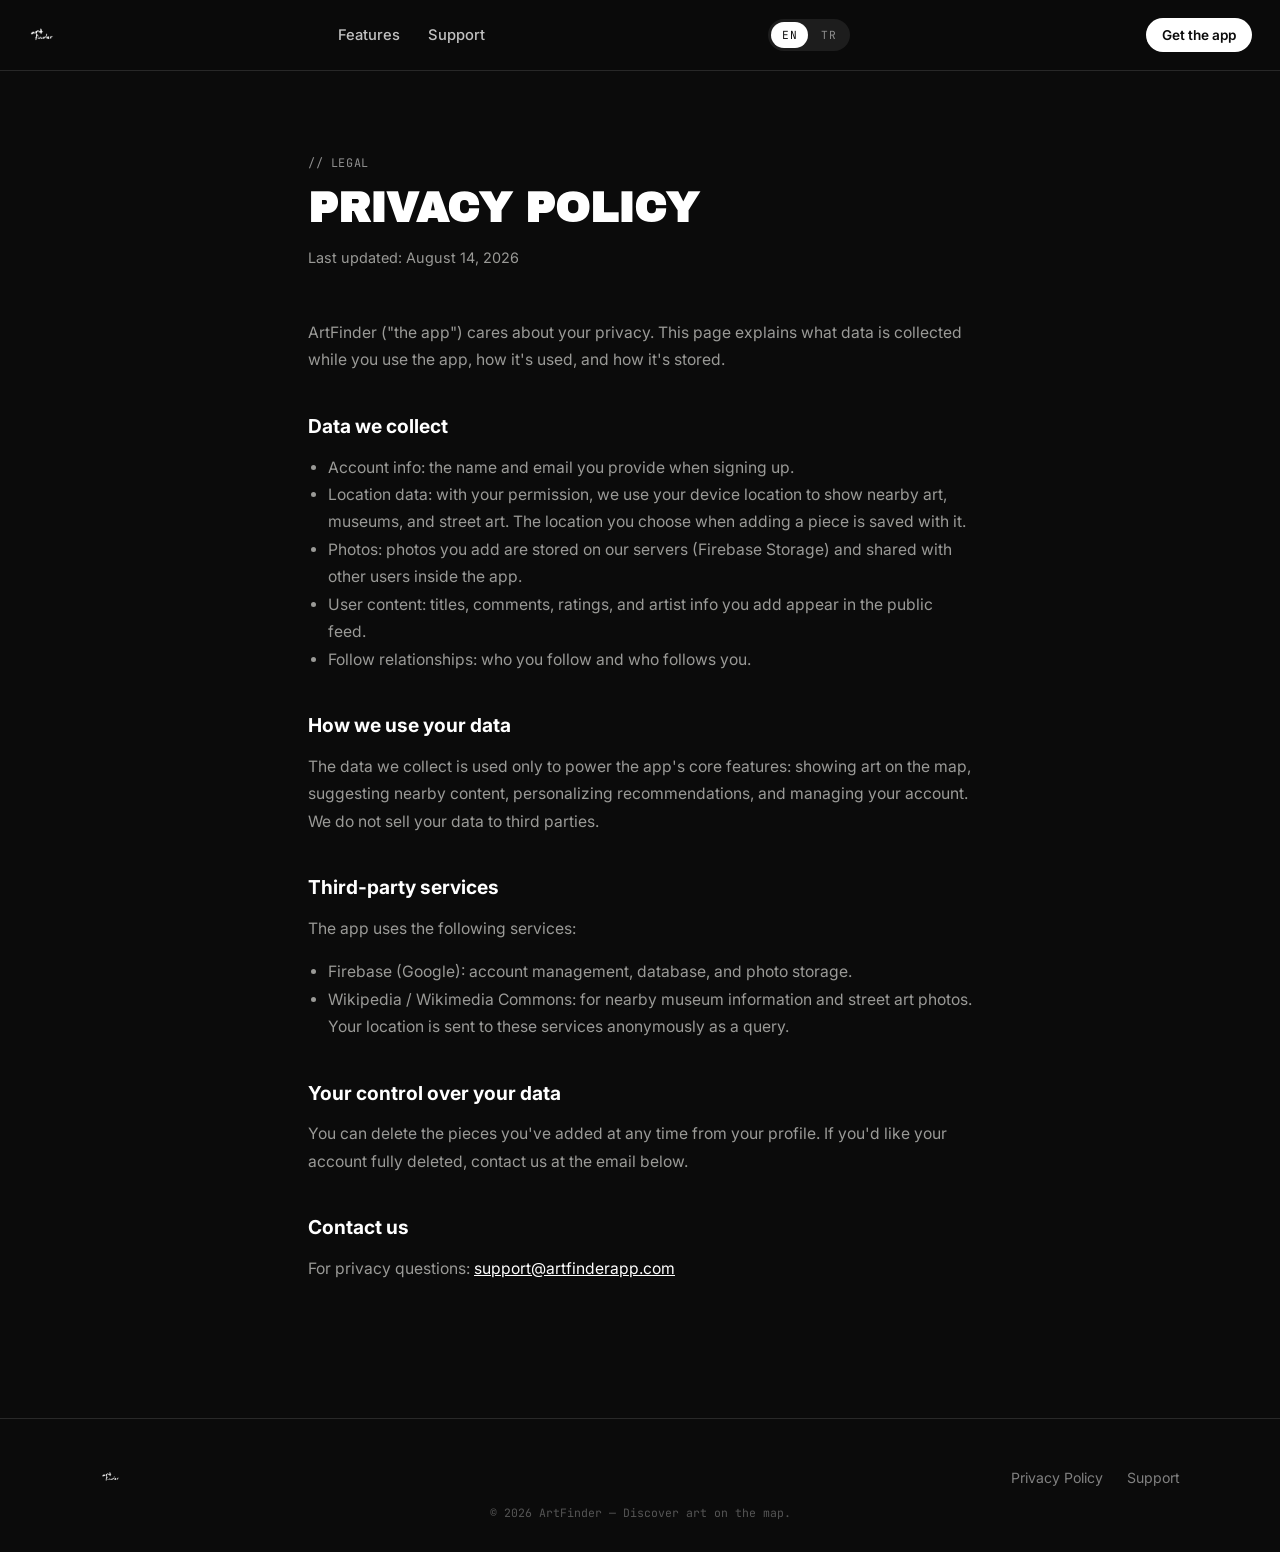
<file: privacy.html>
<!DOCTYPE html>
<html lang="en">
<head>
<meta charset="UTF-8">
<meta name="viewport" content="width=device-width, initial-scale=1.0">
<title>Privacy Policy — ArtFinder</title>
<link rel="icon" href="favicon.png">
<link rel="stylesheet" href="styles.css">
</head>
<body>

<nav class="nav">
  <a href="index.html"><img src="artfinder_logo_white.png" alt="ArtFinder" class="nav-logo"></a>
  <ul class="nav-links">
    <li><a href="index.html#features" data-en="Features" data-tr="Özellikler">Features</a></li>
    <li><a href="support.html" data-en="Support" data-tr="Destek">Support</a></li>
  </ul>
  <div class="lang-toggle" role="group" aria-label="Language">
    <button type="button" class="lang-btn" data-lang="en">EN</button>
    <button type="button" class="lang-btn" data-lang="tr">TR</button>
  </div>
  <a class="nav-cta" href="index.html#get" data-en="Get the app" data-tr="Uygulamayı al">Get the app</a>
  <button class="nav-menu-btn" aria-label="Menu"><span></span><span></span><span></span></button>
</nav>

<main class="doc">
  <span class="eyebrow mono" data-en="// Legal" data-tr="// Yasal">// Legal</span>
  <h1 data-en="Privacy Policy" data-tr="Gizlilik Politikası">Privacy Policy</h1>
  <p class="updated" data-en="Last updated: August 14, 2026" data-tr="Son güncelleme: 14 Ağustos 2026">Last updated: August 14, 2026</p>

  <p data-en="ArtFinder (&quot;the app&quot;) cares about your privacy. This page explains what data is collected while you use the app, how it's used, and how it's stored." data-tr="ArtFinder (&quot;uygulama&quot;), kullanıcılarının gizliliğine önem verir. Bu sayfa, uygulamayı kullanırken hangi verilerin toplandığını, nasıl kullanıldığını ve saklandığını açıklar.">ArtFinder ("the app") cares about your privacy. This page explains what data is collected while you use the app, how it's used, and how it's stored.</p>

  <h2 data-en="Data we collect" data-tr="Topladığımız veriler">Data we collect</h2>
  <ul>
    <li data-en="Account info: the name and email you provide when signing up." data-tr="Hesap bilgileri: Kayıt olurken verdiğin isim ve e-posta adresi.">Account info: the name and email you provide when signing up.</li>
    <li data-en="Location data: with your permission, we use your device location to show nearby art, museums, and street art. The location you choose when adding a piece is saved with it." data-tr="Konum verisi: Yakınındaki eserleri, müzeleri ve sokak sanatını gösterebilmek için, izin verdiğinde cihazının konumunu kullanırız. Bir eser eklerken seçtiğin konum, o eserle birlikte kaydedilir.">Location data: with your permission, we use your device location to show nearby art, museums, and street art. The location you choose when adding a piece is saved with it.</li>
    <li data-en="Photos: photos you add are stored on our servers (Firebase Storage) and shared with other users inside the app." data-tr="Fotoğraflar: Eklediğin eser fotoğrafları, sunucularımızda (Firebase Storage) saklanır ve uygulama içinde diğer kullanıcılarla paylaşılır.">Photos: photos you add are stored on our servers (Firebase Storage) and shared with other users inside the app.</li>
    <li data-en="User content: titles, comments, ratings, and artist info you add appear in the public feed." data-tr="Kullanıcı içeriği: Eklediğin başlık, yorum, puan ve sanatçı bilgisi gibi içerikler herkese açık feed'de görünür.">User content: titles, comments, ratings, and artist info you add appear in the public feed.</li>
    <li data-en="Follow relationships: who you follow and who follows you." data-tr="Takip ilişkileri: Kimi takip ettiğin ve seni kimin takip ettiği bilgisi.">Follow relationships: who you follow and who follows you.</li>
  </ul>

  <h2 data-en="How we use your data" data-tr="Verileri nasıl kullanıyoruz">How we use your data</h2>
  <p data-en="The data we collect is used only to power the app's core features: showing art on the map, suggesting nearby content, personalizing recommendations, and managing your account. We do not sell your data to third parties." data-tr="Topladığımız veriler yalnızca uygulamanın temel işlevlerini sağlamak için kullanılır: haritada eser gösterme, yakınındaki içerikleri önerme, kişiselleştirilmiş öneriler sunma ve hesabını yönetme. Verilerini üçüncü taraflara satmıyoruz.">The data we collect is used only to power the app's core features: showing art on the map, suggesting nearby content, personalizing recommendations, and managing your account. We do not sell your data to third parties.</p>

  <h2 data-en="Third-party services" data-tr="Üçüncü taraf servisler">Third-party services</h2>
  <p data-en="The app uses the following services:" data-tr="Uygulama, aşağıdaki servisleri kullanır:">The app uses the following services:</p>
  <ul>
    <li data-en="Firebase (Google): account management, database, and photo storage." data-tr="Firebase (Google): Hesap yönetimi, veritabanı ve fotoğraf depolama için.">Firebase (Google): account management, database, and photo storage.</li>
    <li data-en="Wikipedia / Wikimedia Commons: for nearby museum information and street art photos. Your location is sent to these services anonymously as a query." data-tr="Wikipedia / Wikimedia Commons: Yakınındaki müze bilgisi ve sokak sanatı fotoğrafları için, konumun bu servislere anonim olarak sorgu şeklinde iletilir.">Wikipedia / Wikimedia Commons: for nearby museum information and street art photos. Your location is sent to these services anonymously as a query.</li>
  </ul>

  <h2 data-en="Your control over your data" data-tr="Verilerinin kontrolü">Your control over your data</h2>
  <p data-en="You can delete the pieces you've added at any time from your profile. If you'd like your account fully deleted, contact us at the email below." data-tr="Eklediğin eserleri istediğin zaman profil sayfandan silebilirsin. Hesabının tamamen silinmesini istersen, aşağıdaki iletişim adresinden bize ulaşabilirsin.">You can delete the pieces you've added at any time from your profile. If you'd like your account fully deleted, contact us at the email below.</p>

  <h2 data-en="Contact us" data-tr="Bize ulaş">Contact us</h2>
  <p><span data-en="For privacy questions: " data-tr="Gizlilikle ilgili sorularının için: ">For privacy questions: </span><a class="mailto" href="mailto:support@artfinderapp.com">support@artfinderapp.com</a></p>
</main>

<footer>
  <div class="footer-inner">
    <img src="artfinder_logo_white.png" alt="ArtFinder" class="footer-logo">
    <ul class="footer-links">
      <li><a href="privacy.html" data-en="Privacy Policy" data-tr="Gizlilik Politikası">Privacy Policy</a></li>
      <li><a href="support.html" data-en="Support" data-tr="Destek">Support</a></li>
    </ul>
  </div>
  <div class="footer-tag" data-en="© 2026 ArtFinder — Discover art on the map." data-tr="© 2026 ArtFinder — Sanatı haritada keşfet.">© 2026 ArtFinder — Discover art on the map.</div>
</footer>

<script src="script.js"></script>
</body>
</html>
</file>
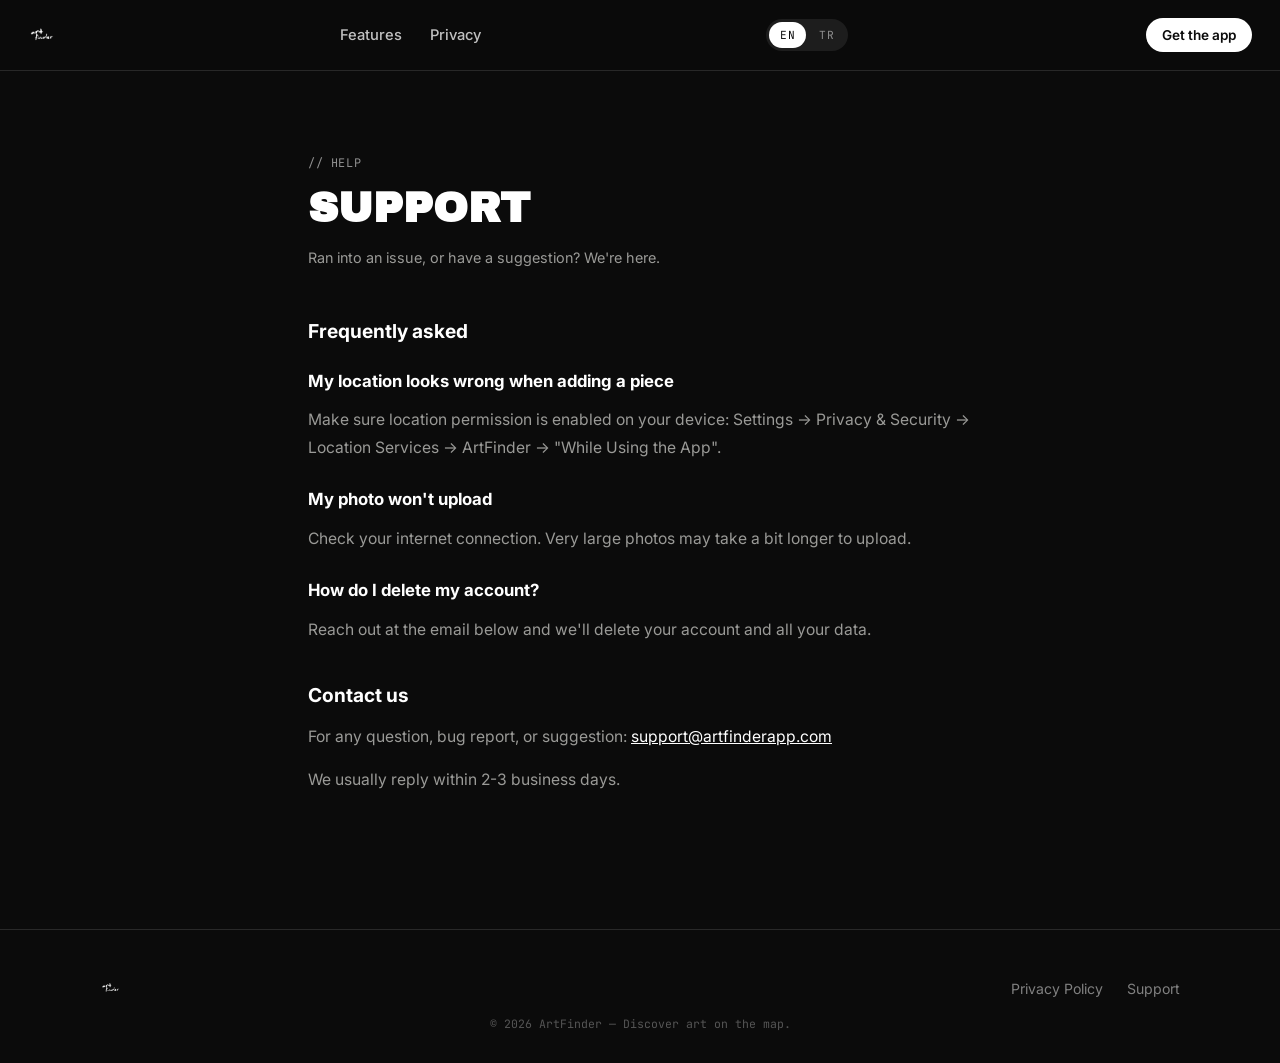
<file: support.html>
<!DOCTYPE html>
<html lang="en">
<head>
<meta charset="UTF-8">
<meta name="viewport" content="width=device-width, initial-scale=1.0">
<title>Support — ArtFinder</title>
<link rel="icon" href="favicon.png">
<link rel="stylesheet" href="styles.css">
</head>
<body>

<nav class="nav">
  <a href="index.html"><img src="artfinder_logo_white.png" alt="ArtFinder" class="nav-logo"></a>
  <ul class="nav-links">
    <li><a href="index.html#features" data-en="Features" data-tr="Özellikler">Features</a></li>
    <li><a href="privacy.html" data-en="Privacy" data-tr="Gizlilik">Privacy</a></li>
  </ul>
  <div class="lang-toggle" role="group" aria-label="Language">
    <button type="button" class="lang-btn" data-lang="en">EN</button>
    <button type="button" class="lang-btn" data-lang="tr">TR</button>
  </div>
  <a class="nav-cta" href="index.html#get" data-en="Get the app" data-tr="Uygulamayı al">Get the app</a>
  <button class="nav-menu-btn" aria-label="Menu"><span></span><span></span><span></span></button>
</nav>

<main class="doc">
  <span class="eyebrow mono" data-en="// Help" data-tr="// Yardım">// Help</span>
  <h1 data-en="Support" data-tr="Destek">Support</h1>
  <p class="updated" data-en="Ran into an issue, or have a suggestion? We're here." data-tr="Bir sorunla mı karşılaştın, önerin mi var? Buradayız.">Ran into an issue, or have a suggestion? We're here.</p>

  <h2 data-en="Frequently asked" data-tr="Sıkça sorulanlar">Frequently asked</h2>

  <h2 style="margin-top:28px; font-size:1.05rem;" data-en="My location looks wrong when adding a piece" data-tr="Eser eklerken konumum yanlış görünüyor">My location looks wrong when adding a piece</h2>
  <p data-en="Make sure location permission is enabled on your device: Settings → Privacy & Security → Location Services → ArtFinder → &quot;While Using the App&quot;." data-tr="Cihazının konum izninin açık olduğundan emin ol: Ayarlar → Gizlilik ve Güvenlik → Konum Servisleri → ArtFinder → &quot;Uygulamayı Kullanırken&quot;.">Make sure location permission is enabled on your device: Settings → Privacy & Security → Location Services → ArtFinder → "While Using the App".</p>

  <h2 style="margin-top:28px; font-size:1.05rem;" data-en="My photo won't upload" data-tr="Fotoğrafım yüklenmiyor">My photo won't upload</h2>
  <p data-en="Check your internet connection. Very large photos may take a bit longer to upload." data-tr="İnternet bağlantını kontrol et. Çok büyük boyutlu fotoğraflarda yükleme biraz zaman alabilir.">Check your internet connection. Very large photos may take a bit longer to upload.</p>

  <h2 style="margin-top:28px; font-size:1.05rem;" data-en="How do I delete my account?" data-tr="Hesabımı nasıl silerim?">How do I delete my account?</h2>
  <p data-en="Reach out at the email below and we'll delete your account and all your data." data-tr="Aşağıdaki e-posta adresinden bize ulaş, hesabını ve tüm verilerini sileriz.">Reach out at the email below and we'll delete your account and all your data.</p>

  <h2 data-en="Contact us" data-tr="Bize ulaş">Contact us</h2>
  <p><span data-en="For any question, bug report, or suggestion: " data-tr="Her türlü soru, hata bildirimi ve öneri için: ">For any question, bug report, or suggestion: </span><a class="mailto" href="mailto:support@artfinderapp.com">support@artfinderapp.com</a></p>
  <p data-en="We usually reply within 2-3 business days." data-tr="Geri bildirimlerine genelde 2-3 iş günü içinde dönüş yaparız.">We usually reply within 2-3 business days.</p>
</main>

<footer>
  <div class="footer-inner">
    <img src="artfinder_logo_white.png" alt="ArtFinder" class="footer-logo">
    <ul class="footer-links">
      <li><a href="privacy.html" data-en="Privacy Policy" data-tr="Gizlilik Politikası">Privacy Policy</a></li>
      <li><a href="support.html" data-en="Support" data-tr="Destek">Support</a></li>
    </ul>
  </div>
  <div class="footer-tag" data-en="© 2026 ArtFinder — Discover art on the map." data-tr="© 2026 ArtFinder — Sanatı haritada keşfet.">© 2026 ArtFinder — Discover art on the map.</div>
</footer>

<script src="script.js"></script>
</body>
</html>
</file>
<file: styles.css>
@import url('https://fonts.googleapis.com/css2?family=Archivo+Black&family=Inter:wght@400;500;600;700&family=JetBrains+Mono:wght@400;500&display=swap');

:root{
  --ink:#0b0b0b;
  --paper:#ffffff;
  --line:rgba(255,255,255,0.12);
  --grey:#9a9a97;
  --card:#131313;
  --card-hover:#181818;
}

*{box-sizing:border-box;}
html{scroll-behavior:smooth;}
@media (prefers-reduced-motion: reduce){
  html{scroll-behavior:auto;}
  *{animation-duration:0.001ms !important; animation-iteration-count:1 !important; transition-duration:0.001ms !important;}
}

body{
  margin:0;
  background:var(--ink);
  color:var(--paper);
  font-family:'Inter',sans-serif;
  -webkit-font-smoothing:antialiased;
}

a{color:inherit;}
img{max-width:100%;display:block;}

.mono{
  font-family:'JetBrains Mono',monospace;
  font-size:0.72rem;
  letter-spacing:0.04em;
  text-transform:uppercase;
}

/* ---------- NAV ---------- */
.nav{
  position:sticky;
  top:0;
  z-index:50;
  display:flex;
  align-items:center;
  justify-content:space-between;
  flex-wrap:nowrap;
  gap:10px;
  padding:18px 28px;
  background:rgba(11,11,11,0.85);
  backdrop-filter:blur(10px);
  border-bottom:1px solid var(--line);
}
.nav-logo{height:26px; flex-shrink:0;}
.nav-links{
  display:flex;
  gap:28px;
  list-style:none;
  margin:0;
  padding:0;
  font-size:0.92rem;
  font-weight:500;
}
.nav-links a{
  text-decoration:none;
  opacity:0.75;
  transition:opacity 0.15s ease;
  position:relative;
}
.nav-links a:hover, .nav-links a:focus-visible{opacity:1;}
.nav-links a::after{
  content:'';
  position:absolute; left:0; bottom:-4px;
  width:0; height:1.5px; background:var(--paper);
  transition:width 0.25s ease;
}
.nav-links a:hover::after, .nav-links a:focus-visible::after{width:100%;}

.lang-toggle{
  display:inline-flex; align-items:center; gap:2px;
  background:rgba(255,255,255,0.08);
  border-radius:999px; padding:3px;
  margin-right:12px;
  flex-shrink:0;
  white-space:nowrap;
}
.lang-btn{
  font-family:'JetBrains Mono',monospace;
  font-size:0.7rem;
  letter-spacing:0.05em;
  padding:6px 11px;
  border-radius:999px;
  border:none;
  background:transparent;
  color:rgba(255,255,255,0.5);
  cursor:pointer;
  transition:background 0.2s ease, color 0.2s ease;
}
.lang-btn.active{background:var(--paper); color:var(--ink);}
.lang-btn:hover:not(.active){color:rgba(255,255,255,0.8);}

.nav-cta{
  font-size:0.85rem;
  font-weight:600;
  padding:9px 16px;
  border-radius:999px;
  background:var(--paper);
  color:var(--ink);
  text-decoration:none;
  white-space:nowrap;
}
.nav-menu-btn{display:none;background:none;border:none;cursor:pointer;padding:6px;flex-shrink:0;}
.nav-menu-btn span{display:block;width:22px;height:2px;background:var(--paper);margin:5px 0;}

@media (max-width:760px){
  .nav{padding:14px 16px 0; gap:8px; flex-wrap:wrap;}
  .nav-logo{height:20px; order:1;}
  .lang-toggle{order:2; margin-right:0;}
  .nav-links{
    order:3;
    width:100%;
    position:static;
    display:flex;
    flex-direction:row;
    align-items:center;
    gap:18px;
    overflow-x:auto;
    -webkit-overflow-scrolling:touch;
    white-space:nowrap;
    background:transparent;
    border-top:none;
    padding:14px 2px 12px;
    margin-top:10px;
    font-size:0.95rem;
    transform:none;
    transition:none;
    border-top:1px solid var(--line);
  }
  .nav-links::-webkit-scrollbar{display:none;}
  .nav-links li{flex-shrink:0;}
  .nav-menu-btn{display:none;}
  .nav-cta{display:none;}
  .lang-btn{padding:7px 10px;}

  .hero{padding:80px 24px 56px; min-height:52vh;}
  .intro-band{padding:0 24px 64px;}
  .section{padding:64px 24px;}
  .section-lead{margin-bottom:40px;}

  .pin-card{padding:26px 22px;}
  .steps{border-top:none;}
  .step{padding:24px 0; grid-template-columns:56px 1fr;}
  .split{gap:40px;}
  .split-visual{aspect-ratio:1;}

  .cta-band{padding:64px 24px;}
  footer{padding:40px 24px 28px;}
  .footer-inner{justify-content:center; text-align:center;}

  .doc{padding:56px 24px 80px;}
}

/* ---------- HERO ---------- */
.hero{
  position:relative;
  background:var(--ink);
  color:var(--paper);
  padding:110px 28px 90px;
  overflow:hidden;
  text-align:center;
  min-height:64vh;
  display:flex;
  align-items:center;
  justify-content:center;
}
.hero-shader-holder{
  position:absolute; inset:0;
  z-index:0;
  overflow:hidden;
}
.hero-shader-holder canvas{
  display:block;
  width:100% !important;
  height:100% !important;
  opacity:0.85;
}
.hero-inner{position:relative; z-index:1; max-width:720px; margin:0 auto;}
.hero-pins{position:absolute; inset:0; pointer-events:none; z-index:1; transition:transform 0.2s ease-out;}
.hero-pin{
  position:absolute;
  width:10px; height:10px;
  border-radius:50%;
  box-shadow:0 0 0 4px rgba(255,255,255,0.06);
  animation:floatPin 4.5s ease-in-out infinite;
}
@keyframes floatPin{0%,100%{transform:translateY(0);} 50%{transform:translateY(-6px);}}
.hero-route{
  position:absolute; inset:0; width:100%; height:100%;
  pointer-events:none; opacity:0.5; z-index:1;
}
@media (prefers-reduced-motion: reduce){
  .hero-pin{animation:none;}
  .hero-pins{transition:none !important; transform:none !important;}
}

.hero-title-logo{margin:0; opacity:0; animation:riseIn 0.8s 0.1s ease forwards;}
.hero-logo-img{
  width:min(560px, 74vw);
  margin:0 auto;
  filter:drop-shadow(0 6px 44px rgba(0,0,0,0.55));
}
@keyframes riseIn{from{opacity:0; transform:translateY(14px);} to{opacity:1; transform:translateY(0);}}

/* ---------- INTRO BAND (hero altı, sade tanıtım) ---------- */
.intro-band{
  background:var(--ink);
  color:var(--paper);
  text-align:center;
  padding:64px 28px 90px;
  max-width:640px;
  margin:0 auto;
}
.intro-lead{
  font-size:1.1rem;
  line-height:1.65;
  color:rgba(255,255,255,0.75);
  margin:0 0 34px;
}
.badge-row{
  display:flex; justify-content:center; align-items:center; gap:14px; flex-wrap:wrap;
}
.appstore-btn{
  display:inline-flex; align-items:center; gap:10px;
  background:var(--paper); color:var(--ink);
  padding:13px 22px; border-radius:12px;
  text-decoration:none; font-weight:700; font-size:0.98rem;
  transition:transform 0.2s cubic-bezier(.34,1.4,.44,1), box-shadow 0.2s ease;
}
.appstore-btn:hover{transform:translateY(-3px) scale(1.02); box-shadow:0 10px 24px rgba(0,0,0,0.4);}
.appstore-btn:active{transform:translateY(-1px) scale(0.99);}
.appstore-btn svg{width:20px; height:20px;}
.soon-tag{
  font-family:'JetBrains Mono',monospace;
  font-size:0.7rem;
  letter-spacing:0.06em;
  text-transform:uppercase;
  color:rgba(255,255,255,0.5);
  border:1px solid rgba(255,255,255,0.25);
  padding:6px 12px;
  border-radius:999px;
}

/* ---------- SECTION SHELL ---------- */
.section{padding:100px 28px; max-width:1080px; margin:0 auto;}
.eyebrow{
  display:inline-block;
  font-family:'JetBrains Mono',monospace;
  font-size:0.74rem;
  letter-spacing:0.05em;
  color:rgba(255,255,255,0.55);
  margin-bottom:14px;
}
.section h2{
  font-family:'Archivo Black',sans-serif;
  color:var(--paper);
  font-size:clamp(1.9rem, 4vw, 2.7rem);
  text-transform:uppercase;
  letter-spacing:-0.01em;
  margin:0 0 16px;
  max-width:640px;
}
.section-lead{
  font-size:1.05rem;
  color:var(--grey);
  max-width:520px;
  line-height:1.65;
  margin:0 0 56px;
}

/* ---------- FEATURE PINS ---------- */
.pin-grid{
  display:grid;
  grid-template-columns:repeat(2,1fr);
  gap:1px;
  background:var(--line);
  border:1px solid var(--line);
}
@media (max-width:700px){.pin-grid{grid-template-columns:1fr;}}
.pin-card{
  background:var(--card);
  padding:34px 30px;
  transition:background 0.2s ease, transform 0.2s ease;
}
.pin-card:hover{background:var(--card-hover); transform:translateY(-3px);}
.pin-card .coords{
  display:flex; align-items:center; gap:8px;
  color:var(--grey);
  margin-bottom:18px;
}
.dot{width:8px; height:8px; border-radius:50%; flex-shrink:0; background:var(--paper);}
.icon-ring{
  width:52px; height:52px;
  border-radius:50%;
  display:flex; align-items:center; justify-content:center;
  margin-bottom:20px;
  background:rgba(255,255,255,0.08);
  color:var(--paper);
  transition:transform 0.35s cubic-bezier(.34,1.4,.44,1), background 0.2s ease;
}
.icon-ring svg{width:24px; height:24px;}
.pin-card:hover .icon-ring{transform:rotate(-6deg) scale(1.08);}
.pin-card h3{font-size:1.2rem; margin:0 0 10px; font-weight:700; color:var(--paper);}
.pin-card p{margin:0; color:var(--grey); line-height:1.6; font-size:0.96rem;}

/* ---------- STEPS ---------- */
.steps{display:flex; flex-direction:column; gap:0; border-top:1px solid var(--line);}
.step{
  display:grid;
  grid-template-columns:90px 1fr;
  gap:24px;
  padding:32px 0;
  border-bottom:1px solid var(--line);
  align-items:baseline;
}
.step-num{
  font-family:'Archivo Black',sans-serif;
  font-size:1.6rem;
  -webkit-text-stroke:1.5px var(--paper);
  color:transparent;
}
.step h3{
  margin:0 0 8px; font-size:1.15rem;
  display:flex; align-items:center; gap:10px;
  color:var(--paper);
}
.step h3 svg{width:19px; height:19px; color:var(--paper); flex-shrink:0;}
.step p{margin:0; color:var(--grey); line-height:1.6; max-width:460px;}

/* ---------- COMMUNITY / SPLIT ---------- */
.split{
  display:grid;
  grid-template-columns:1fr 1fr;
  gap:64px;
  align-items:center;
}
@media (max-width:760px){.split{grid-template-columns:1fr;}}
.split-visual{
  background:var(--card);
  border:1px solid var(--line);
  border-radius:20px;
  aspect-ratio:4/3;
  position:relative;
  overflow:hidden;
}
.route-svg{position:absolute; inset:0; width:100%; height:100%;}
.split h2{max-width:none;}

.community-section{
  position:relative;
  overflow:hidden;
  border-top:1px solid var(--line);
  border-bottom:1px solid var(--line);
  min-height:60vh;
  display:flex;
  align-items:center;
  justify-content:center;
  text-align:center;
}
.community-shader-holder{
  position:absolute; inset:0;
  z-index:0;
}
.community-shader-holder canvas{
  display:block;
  width:100% !important;
  height:100% !important;
  opacity:0;
  transition:opacity 1.4s ease;
}
.community-overlay{
  position:absolute; inset:0;
  z-index:0;
  background:radial-gradient(ellipse at center, rgba(11,11,11,0.35) 0%, rgba(11,11,11,0.78) 75%);
  pointer-events:none;
}
.community-content{
  position:relative;
  z-index:1;
  max-width:560px;
}
.community-content .section-lead{margin:0 auto;}

/* ---------- CTA BAND ---------- */
.cta-band{
  background:var(--ink);
  color:var(--paper);
  text-align:center;
  padding:100px 28px;
  border-top:1px solid var(--line);
}
.cta-band h2{
  font-family:'Archivo Black',sans-serif;
  font-size:clamp(2rem, 5vw, 3.2rem);
  text-transform:uppercase;
  margin:0 0 30px;
  color:var(--paper);
}

/* ---------- FOOTER ---------- */
footer{
  background:var(--ink);
  color:rgba(255,255,255,0.6);
  padding:48px 28px 32px;
  border-top:1px solid var(--line);
}
.footer-inner{
  max-width:1080px; margin:0 auto;
  display:flex; justify-content:space-between; align-items:center; flex-wrap:wrap; gap:20px;
}
.footer-logo{height:20px; opacity:0.9;}
.footer-links{display:flex; gap:24px; list-style:none; padding:0; margin:0; font-size:0.88rem;}
.footer-links a{text-decoration:none; opacity:0.8;}
.footer-links a:hover{opacity:1;}
.footer-tag{font-family:'JetBrains Mono',monospace; font-size:0.72rem; opacity:0.5; margin-top:18px; text-align:center;}

/* ---------- SCROLL REVEAL ---------- */
.reveal{
  opacity:0;
  transform:translateY(24px);
  transition:opacity 0.7s cubic-bezier(.2,.7,.3,1), transform 0.7s cubic-bezier(.2,.7,.3,1);
}
.reveal.in-view{opacity:1; transform:translateY(0);}
.reveal-stagger.in-view .reveal-child{opacity:1; transform:translateY(0);}
.reveal-child{
  opacity:0;
  transform:translateY(18px);
  transition:opacity 0.6s ease, transform 0.6s ease;
}
.reveal-stagger.in-view .reveal-child:nth-child(1){transition-delay:0.02s;}
.reveal-stagger.in-view .reveal-child:nth-child(2){transition-delay:0.10s;}
.reveal-stagger.in-view .reveal-child:nth-child(3){transition-delay:0.18s;}
.reveal-stagger.in-view .reveal-child:nth-child(4){transition-delay:0.26s;}

@media (prefers-reduced-motion: reduce){
  .reveal, .reveal-child{opacity:1 !important; transform:none !important; transition:none !important;}
}

/* ---------- DRAW-IN ROUTE LINES ---------- */
.draw-path{
  stroke-dasharray:1200;
  stroke-dashoffset:1200;
  transition:stroke-dashoffset 1.6s cubic-bezier(.2,.7,.2,1);
}
.in-view .draw-path{stroke-dashoffset:0;}
@media (prefers-reduced-motion: reduce){
  .draw-path{stroke-dashoffset:0; transition:none;}
}

/* ---------- SIMPLE PAGES (privacy/support) ---------- */
.doc{
  max-width:720px;
  margin:0 auto;
  padding:80px 28px 120px;
}
.doc h1{
  font-family:'Archivo Black',sans-serif;
  text-transform:uppercase;
  font-size:clamp(1.8rem,4vw,2.6rem);
  margin:0 0 8px;
  color:var(--paper);
}
.doc .updated{color:var(--grey); font-size:0.9rem; margin-bottom:48px;}
.doc h2{font-size:1.2rem; margin:40px 0 12px; color:var(--paper);}
.doc p, .doc li{color:var(--grey); line-height:1.75; font-size:0.98rem;}
.doc ul{padding-left:20px;}
.doc a.mailto{color:var(--paper); text-decoration:underline;}

/* focus states */
a:focus-visible, button:focus-visible{
  outline:2px solid var(--paper);
  outline-offset:3px;
}

/* ---------- WORLD GLOBE ---------- */
.globe-wrap{
  max-width:380px;
  margin:40px auto 0;
  aspect-ratio:1;
  position:relative;
}
#art-globe{
  width:100%;
  height:100%;
  opacity:0;
  transition:opacity 1s ease;
  cursor:grab;
}
.globe-fallback #art-globe{display:none;}
.globe-fallback::after{
  content:'';
  position:absolute; inset:0;
  border-radius:50%;
  background:radial-gradient(circle at 35% 30%, rgba(255,255,255,0.16), rgba(255,255,255,0.02) 60%), var(--card);
  border:1px solid var(--line);
}
</file>
